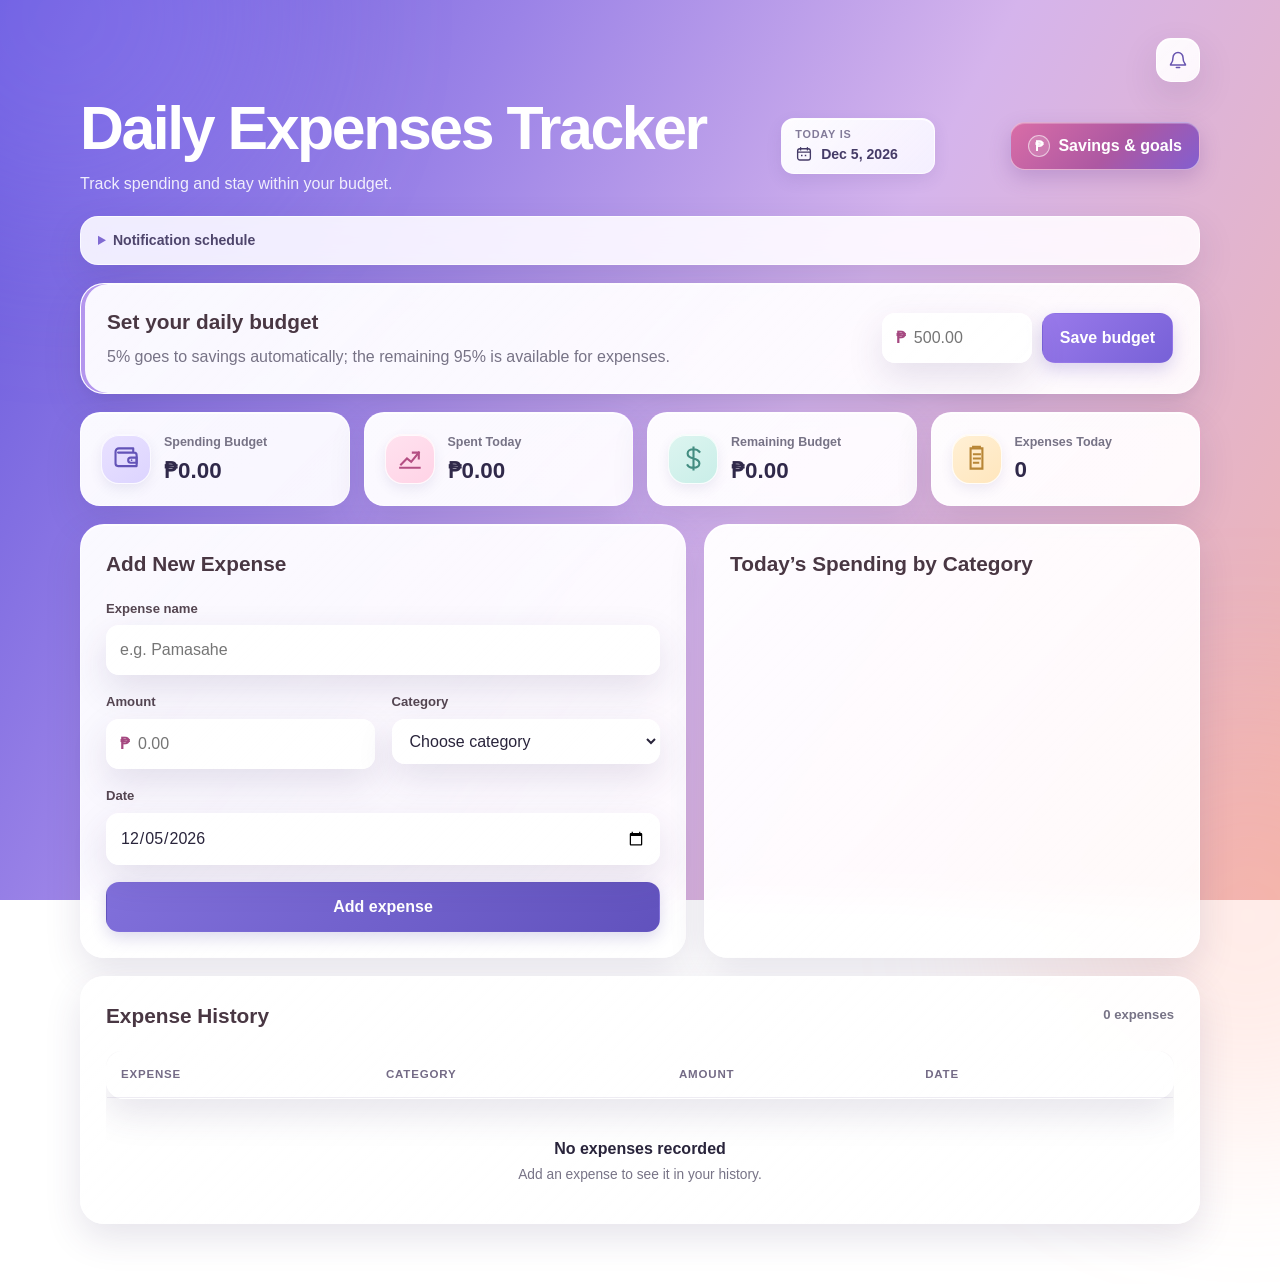
<file: index.html>
<<<<<<< HEAD
<!DOCTYPE html>
<html lang="en">
<head>
  <meta charset="UTF-8">
  <meta name="viewport" content="width=device-width, initial-scale=1.0">
  <meta http-equiv="refresh" content="0; url=./Expenses-Tracker-main/?v=15">
  <title>Daily Expenses Tracker</title>
</head>
<body>
  <p>Opening <a href="./Expenses-Tracker-main/?v=15">Daily Expenses Tracker</a>…</p>
</body>
</html>
=======
<!DOCTYPE html>
<html lang="en">
<head>
  <meta charset="UTF-8">
  <meta name="viewport" content="width=device-width, initial-scale=1.0">
  <meta name="theme-color" content="#fff4f8">
  <meta name="description" content="Track daily expenses, manage your budget, and review spending by category.">
  <link rel="manifest" href="manifest.webmanifest?v=6">
  <link rel="icon" href="icons/icon.png?v=6" type="image/png">
  <link rel="apple-touch-icon" href="icons/icon.png?v=6">
  <link rel="stylesheet" href="style.css?v=6">
</head>
<body>
  <main class="app-shell">
    <header class="page-header">
      <div>
        <h1>Daily Expenses Tracker</h1>
        <p class="subtitle">Track spending and stay within your budget.</p>
      </div>
      <div class="header-actions">
        <div class="date-badge" id="todayLabel" aria-label="Today"></div>
        <div class="action-buttons">
          <button class="button button-soft" id="installButton" type="button">Install app</button>
          <button class="button button-soft" id="notificationButton" type="button">Enable notifications</button>
        </div>
      </div>
    </header>
    <p class="app-message" id="appMessage" role="status" aria-live="polite" hidden></p>

    <section class="budget-panel" aria-labelledby="budget-heading">
      <div>
        <h2 id="budget-heading">Set your daily budget</h2>
        <p class="muted">Set a spending limit for today.</p>
      </div>
      <form class="budget-form" id="budgetForm">
        <label class="sr-only" for="budgetInput">Daily budget in Philippine pesos</label>
        <div class="input-with-prefix">
          <span>₱</span>
          <input id="budgetInput" type="number" min="0" step="0.01" placeholder="500.00" required>
        </div>
        <button class="button button-primary" type="submit">Save budget</button>
      </form>
    </section>

    <section class="stats-grid" aria-label="Expense summary">
      <article class="stat-card budget-card">
        <div class="stat-icon" aria-hidden="true">
          <svg viewBox="0 0 32 32" focusable="false"><path d="M6 9h19a3 3 0 0 1 3 3v13H6a3 3 0 0 1-3-3V8a4 4 0 0 1 4-4h17v5H7a2 2 0 0 0-1 0Z" fill="none" stroke="currentColor" stroke-width="2.5" stroke-linejoin="round"/><path d="M21 15h7v6h-7a3 3 0 0 1 0-6Z" fill="none" stroke="currentColor" stroke-width="2.5"/><circle cx="22" cy="18" r="1" fill="currentColor"/></svg>
        </div>
        <div><p>Daily Budget</p><strong id="budgetDisplay">₱0.00</strong></div>
      </article>
      <article class="stat-card spent-card">
        <div class="stat-icon" aria-hidden="true">
          <svg viewBox="0 0 32 32" focusable="false"><path d="M6 23 13 16l5 4 9-11" fill="none" stroke="currentColor" stroke-width="2.5" stroke-linecap="square" stroke-linejoin="miter"/><path d="M20 9h7v7" fill="none" stroke="currentColor" stroke-width="2.5" stroke-linecap="square"/><path d="M5 27h23" fill="none" stroke="currentColor" stroke-width="2.5" stroke-linecap="square"/></svg>
        </div>
        <div><p>Total Spent</p><strong id="totalDisplay">₱0.00</strong></div>
      </article>
      <article class="stat-card remaining-card">
        <div class="stat-icon" aria-hidden="true">
          <svg viewBox="0 0 32 32" focusable="false"><path d="M16 3v26M23 8c-1.5-2-4-3-7-3-4 0-7 2-7 5s3 5 7 6 7 3 7 6-3 5-7 5c-3 0-6-1-7-3" fill="none" stroke="currentColor" stroke-width="2.5" stroke-linecap="square"/></svg>
        </div>
        <div><p>Remaining Budget</p><strong id="remainingDisplay">₱0.00</strong></div>
      </article>
      <article class="stat-card count-card">
        <div class="stat-icon" aria-hidden="true">
          <svg viewBox="0 0 32 32" focusable="false"><path d="M9 4h14v24H9z" fill="none" stroke="currentColor" stroke-width="2.5"/><path d="M13 11h7M13 16h7M13 21h5" fill="none" stroke="currentColor" stroke-width="2.5" stroke-linecap="square"/><path d="M12 4V2h8v2" fill="none" stroke="currentColor" stroke-width="2.5"/></svg>
        </div>
        <div><p>Number of Expenses</p><strong id="countDisplay">0</strong></div>
      </article>
    </section>

    <section class="content-grid">
      <div class="panel form-panel">
        <div class="panel-heading"><h2>Add New Expense</h2></div>
        <form id="expenseForm" class="expense-form">
          <div class="field full-width">
            <label for="expenseName">Expense name</label>
            <input id="expenseName" type="text" placeholder="e.g. Pamasahe" required>
          </div>
          <div class="field">
            <label for="expenseAmount">Amount</label>
            <div class="input-with-prefix"><span>₱</span><input id="expenseAmount" type="number" min="0.01" step="0.01" placeholder="0.00" required></div>
          </div>
          <div class="field">
            <label for="expenseCategory">Category</label>
            <select id="expenseCategory" required>
              <option value="" disabled selected>Choose category</option>
              <option>Food</option>
              <option>Transportation</option>
              <option>School</option>
              <option>Entertainment</option>
              <option>Other</option>
            </select>
          </div>
          <div class="field full-width">
            <label for="expenseDate">Date</label>
            <input id="expenseDate" type="date" required>
          </div>
          <button class="button button-dark full-width" type="submit">Add expense</button>
        </form>
      </div>

      <div class="panel category-panel">
        <div class="panel-heading"><h2>Spending by Category</h2></div>
        <div id="categoryList" class="category-list"></div>
      </div>
    </section>

    <section class="panel history-panel" aria-labelledby="history-heading">
      <div class="panel-heading history-heading">
        <h2 id="history-heading">Expense History</h2>
        <span id="historyCount" class="small-count">0 expenses</span>
      </div>
      <div class="table-wrap">
        <table>
          <thead><tr><th>Expense</th><th>Category</th><th>Amount</th><th>Date</th><th><span class="sr-only">Action</span></th></tr></thead>
          <tbody id="expenseTableBody"></tbody>
        </table>
        <div id="emptyState" class="empty-state"><h3>No expenses recorded</h3><p>Add an expense to see it in your history.</p></div>
      </div>
    </section>

    <footer>Your expense data is saved locally on this device.</footer>
  </main>
  <script src="script.js?v=6"></script>
</body>
</html>
>>>>>>> bd247a3645fde295c79dc7561efff753d5a9d66b
</file>
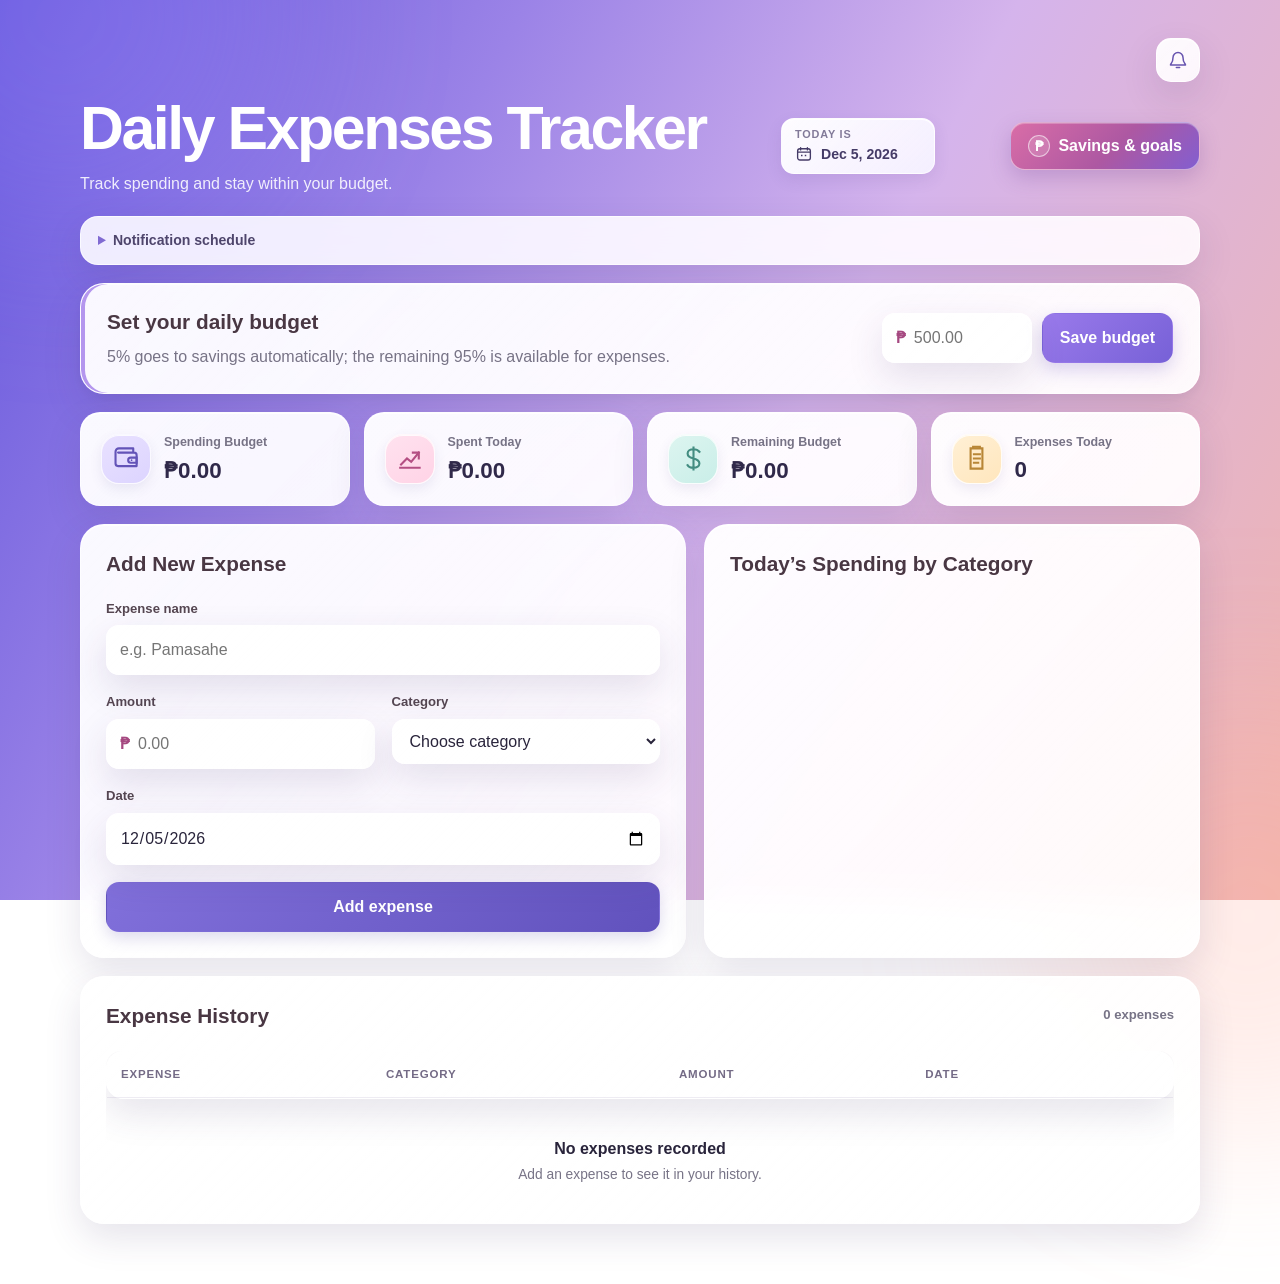
<file: Expenses-Tracker-main/index.html>
<!DOCTYPE html>
<html lang="en">
<head>
  <meta charset="UTF-8">
  <meta name="viewport" content="width=device-width, initial-scale=1.0">
  <meta name="theme-color" content="#fff4f8">
  <meta name="description" content="Track daily expenses, manage your budget, and review spending by category.">
  <link rel="manifest" href="manifest.webmanifest?v=6">
  <link rel="icon" href="icons/icon.png?v=6" type="image/png">
  <link rel="apple-touch-icon" href="icons/icon.png?v=6">
  <link rel="stylesheet" href="style.css?v=15">
</head>
<body>
  <main class="app-shell">
    <nav class="utility-bar" aria-label="App actions">
     
      <button class="button button-soft icon-button" id="notificationButton" type="button" aria-label="Enable notifications" title="Enable notifications">
        <svg viewBox="0 0 24 24" aria-hidden="true" focusable="false"><path d="M18 9a6 6 0 0 0-12 0c0 7-3 7-3 9h18c0-2-3-2-3-9M10 21h4" fill="none" stroke="currentColor" stroke-width="1.8" stroke-linecap="round" stroke-linejoin="round"/></svg>
      </button>
      
    </nav>
    <header class="page-header">
      <div>
        <h1>Daily Expenses Tracker</h1>
        <p class="subtitle">Track spending and stay within your budget.</p>
      </div>
       <div class="date-badge" id="todayLabel" aria-label="Today">
          <span class="date-label">Today is</span>
          <span class="date-value">
            <svg viewBox="0 0 24 24" aria-hidden="true" focusable="false"><rect x="3.5" y="5" width="17" height="15" rx="3" fill="none" stroke="currentColor" stroke-width="1.8"/><path d="M7.5 3.5v3M16.5 3.5v3M3.5 9.5h17" fill="none" stroke="currentColor" stroke-width="1.8" stroke-linecap="round"/><path d="M8 13h2v2H8zM13 13h2v2h-2z" fill="currentColor"/></svg>
            <span id="todayDate"></span>
          </span>
        </div>
      <div class="header-actions">
        <a class="button savings-link" href="savings.html">
          <span class="savings-peso-icon" aria-hidden="true">₱</span>
          Savings &amp; goals
        </a>
       
      </div>
    </header>
    
    <p class="app-message" id="appMessage" role="status" aria-live="polite" hidden></p>

    <details class="notification-settings">
      <summary>Notification schedule</summary>
      <div class="notification-options">
        <div class="notification-option">
          <label class="notification-label" for="dailyReminder">
            <input id="dailyReminder" type="checkbox">
            <span>Remind me if I haven’t logged an expense</span>
          </label>
          <label class="sr-only" for="dailyReminderTime">Daily reminder time</label>
          <input id="dailyReminderTime" class="reminder-time" type="time" value="20:00" required>
        </div>
        <div class="notification-option">
          <label class="notification-label" for="weeklySummary">
            <input id="weeklySummary" type="checkbox">
            <span>Send a weekly spending summary on Sunday</span>
          </label>
          <label class="sr-only" for="weeklySummaryTime">Weekly summary time</label>
          <input id="weeklySummaryTime" class="reminder-time" type="time" value="19:00" required>
        </div>
        <p class="notification-note">Scheduled reminders are checked while this app is open. Enable browser notifications above to receive them.</p>
      </div>
    </details>

    <section class="budget-panel" aria-labelledby="budget-heading">
      <div>
        <h2 id="budget-heading">Set your daily budget</h2>
        <p class="muted">5% goes to savings automatically; the remaining 95% is available for expenses.</p>
      </div>
      <form class="budget-form" id="budgetForm">
        <label class="sr-only" for="budgetInput">Daily budget in Philippine pesos</label>
        <div class="input-with-prefix">
          <span>₱</span>
          <input id="budgetInput" type="number" min="0" step="0.01" placeholder="500.00" required>
        </div>
        <button class="button button-primary" type="submit">Save budget</button>
      </form>
    </section>

    <section class="stats-grid" aria-label="Expense summary">
      <article class="stat-card budget-card">
        <div class="stat-icon" aria-hidden="true">
          <svg viewBox="0 0 32 32" focusable="false"><path d="M6 9h19a3 3 0 0 1 3 3v13H6a3 3 0 0 1-3-3V8a4 4 0 0 1 4-4h17v5H7a2 2 0 0 0-1 0Z" fill="none" stroke="currentColor" stroke-width="2.5" stroke-linejoin="round"/><path d="M21 15h7v6h-7a3 3 0 0 1 0-6Z" fill="none" stroke="currentColor" stroke-width="2.5"/><circle cx="22" cy="18" r="1" fill="currentColor"/></svg>
        </div>
        <div><p>Spending Budget</p><strong id="budgetDisplay">₱0.00</strong></div>
      </article>
      <article class="stat-card spent-card">
        <div class="stat-icon" aria-hidden="true">
          <svg viewBox="0 0 32 32" focusable="false"><path d="M6 23 13 16l5 4 9-11" fill="none" stroke="currentColor" stroke-width="2.5" stroke-linecap="square" stroke-linejoin="miter"/><path d="M20 9h7v7" fill="none" stroke="currentColor" stroke-width="2.5" stroke-linecap="square"/><path d="M5 27h23" fill="none" stroke="currentColor" stroke-width="2.5" stroke-linecap="square"/></svg>
        </div>
        <div><p>Spent Today</p><strong id="totalDisplay">₱0.00</strong></div>
      </article>
      <article class="stat-card remaining-card">
        <div class="stat-icon" aria-hidden="true">
          <svg viewBox="0 0 32 32" focusable="false"><path d="M16 3v26M23 8c-1.5-2-4-3-7-3-4 0-7 2-7 5s3 5 7 6 7 3 7 6-3 5-7 5c-3 0-6-1-7-3" fill="none" stroke="currentColor" stroke-width="2.5" stroke-linecap="square"/></svg>
        </div>
        <div><p>Remaining Budget</p><strong id="remainingDisplay">₱0.00</strong></div>
      </article>
      <article class="stat-card count-card">
        <div class="stat-icon" aria-hidden="true">
          <svg viewBox="0 0 32 32" focusable="false"><path d="M9 4h14v24H9z" fill="none" stroke="currentColor" stroke-width="2.5"/><path d="M13 11h7M13 16h7M13 21h5" fill="none" stroke="currentColor" stroke-width="2.5" stroke-linecap="square"/><path d="M12 4V2h8v2" fill="none" stroke="currentColor" stroke-width="2.5"/></svg>
        </div>
        <div><p>Expenses Today</p><strong id="countDisplay">0</strong></div>
      </article>
    </section>

    <section class="content-grid">
      <div class="panel form-panel">
        <div class="panel-heading"><h2>Add New Expense</h2></div>
        <form id="expenseForm" class="expense-form">
          <div class="field full-width">
            <label for="expenseName">Expense name</label>
            <input id="expenseName" type="text" placeholder="e.g. Pamasahe" required>
          </div>
          <div class="field">
            <label for="expenseAmount">Amount</label>
            <div class="input-with-prefix"><span>₱</span><input id="expenseAmount" type="number" min="0.01" step="0.01" placeholder="0.00" required></div>
          </div>
          <div class="field">
            <label for="expenseCategory">Category</label>
            <select id="expenseCategory" required>
              <option value="" disabled selected>Choose category</option>
              <option>Food</option>
              <option>Transportation</option>
              <option>School</option>
              <option>Entertainment</option>
              <option>Other</option>
            </select>
          </div>
          <div class="field full-width">
            <label for="expenseDate">Date</label>
            <input id="expenseDate" type="date" required>
          </div>
          <button class="button button-dark full-width" type="submit">Add expense</button>
        </form>
      </div>

      <div class="panel category-panel">
        <div class="panel-heading"><h2>Today’s Spending by Category</h2></div>
        <div id="categoryList" class="category-list"></div>
      </div>
    </section>

    <section class="panel history-panel" aria-labelledby="history-heading">
      <div class="panel-heading history-heading">
        <h2 id="history-heading">Expense History</h2>
        <span id="historyCount" class="small-count">0 expenses</span>
      </div>
      <div class="table-wrap">
        <table>
          <thead><tr><th>Expense</th><th>Category</th><th>Amount</th><th>Date</th><th><span class="sr-only">Action</span></th></tr></thead>
          <tbody id="expenseTableBody"></tbody>
        </table>
        <div id="emptyState" class="empty-state"><h3>No expenses recorded</h3><p>Add an expense to see it in your history.</p></div>
      </div>
    </section>

    <footer>Your expense data is saved locally on this device.</footer>
  </main>
  <script src="script.js?v=15"></script>
</body>
</html>
</file>
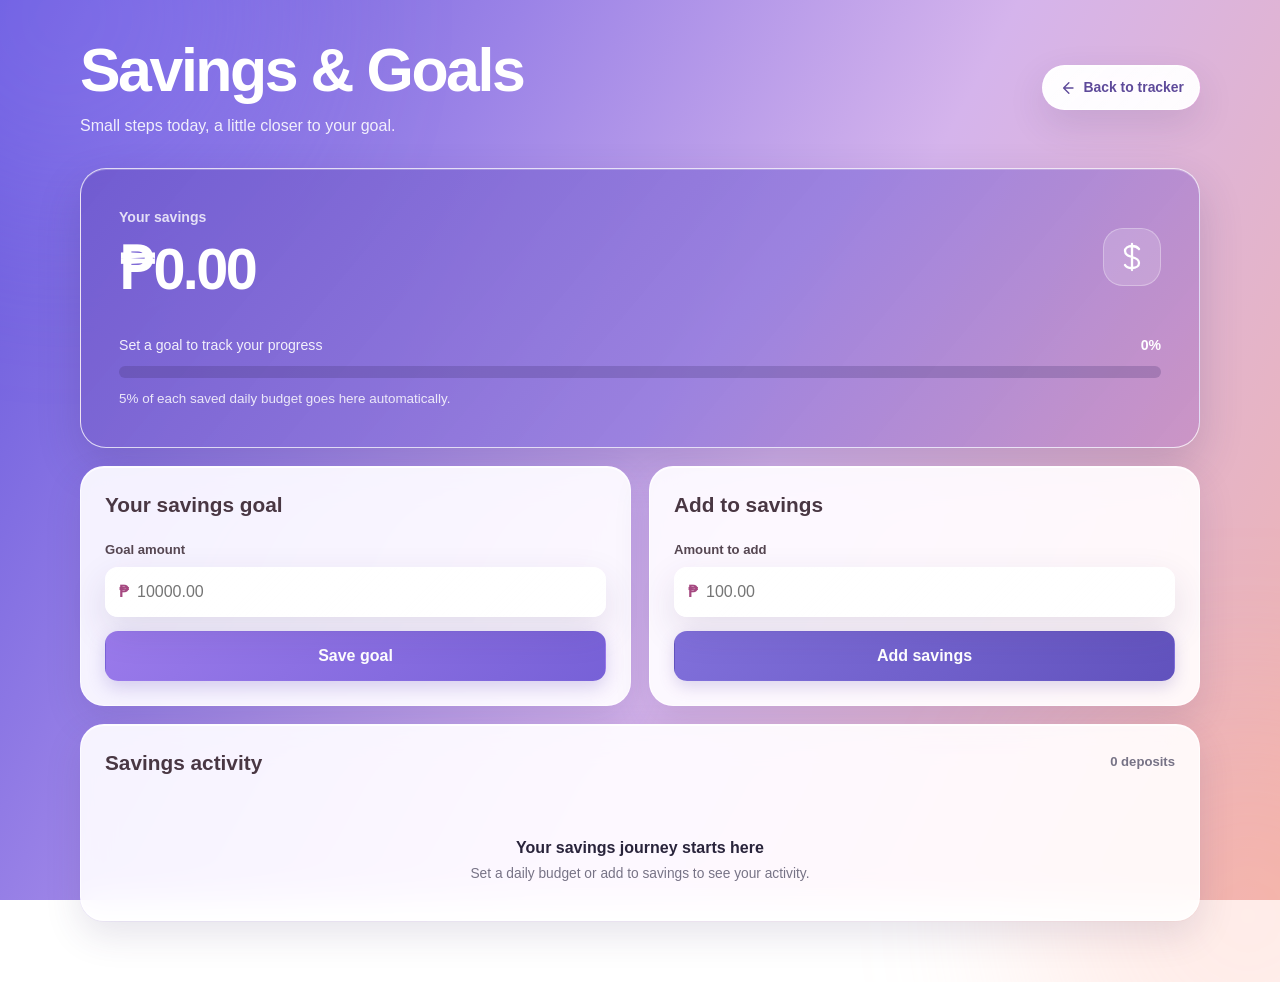
<file: Expenses-Tracker-main/savings.html>
<!DOCTYPE html>
<html lang="en">
<head>
  <meta charset="UTF-8">
  <meta name="viewport" content="width=device-width, initial-scale=1.0">
  <meta name="theme-color" content="#fff4f8">
  <meta name="description" content="Build your savings with automatic budget contributions and personal goals.">
  <link rel="manifest" href="manifest.webmanifest?v=6">
  <link rel="icon" href="icons/icon.png?v=6" type="image/png">
  <link rel="stylesheet" href="style.css?v=15">
  <title>Savings &amp; Goals | Daily Expenses Tracker</title>
</head>
<body>
  <main class="app-shell savings-shell">
    <header class="page-header savings-page-header">
      <div>
        <h1>Savings &amp; Goals</h1>
        <p class="subtitle">Small steps today, a little closer to your goal.</p>
      </div>
      <a class="button button-soft back-link" href="./index.html">
        <svg viewBox="0 0 24 24" aria-hidden="true" focusable="false"><path d="m14.5 5-7 7 7 7M8 12h12" fill="none" stroke="currentColor" stroke-width="1.8" stroke-linecap="round" stroke-linejoin="round"/></svg>
        Back to tracker
      </a>
    </header>

    <p class="app-message" id="savingsMessage" role="status" aria-live="polite" hidden></p>

    <section class="savings-overview" aria-labelledby="savings-overview-heading">
      <div class="savings-overview-top">
        <div>
          <p class="savings-eyebrow">Your savings</p>
          <h2 id="savings-overview-heading"><span id="savingsTotal">₱0.00</span></h2>
        </div>
        <div class="savings-coin" aria-hidden="true">
          <svg viewBox="0 0 32 32" focusable="false"><path d="M16 3v26M23 8c-1.5-2-4-3-7-3-4 0-7 2-7 5s3 5 7 6 7 3 7 6-3 5-7 5c-3 0-6-1-7-3" fill="none" stroke="currentColor" stroke-width="2.3" stroke-linecap="round"/></svg>
        </div>
      </div>
      <div class="savings-progress-copy">
        <span id="savingsProgressLabel">Set a goal to track your progress</span>
        <strong id="savingsProgressPercent">0%</strong>
      </div>
      <div class="savings-progress-track" role="progressbar" aria-label="Savings goal progress" aria-valuemin="0" aria-valuemax="100" aria-valuenow="0" id="savingsProgress">
        <div class="savings-progress-bar" id="savingsProgressBar"></div>
      </div>
      <p class="savings-goal-caption" id="savingsGoalCaption">5% of each saved daily budget goes here automatically.</p>
    </section>

    <section class="savings-actions-grid" aria-label="Savings actions">
      <div class="panel savings-action-panel">
        <div class="panel-heading">
          <h2>Your savings goal</h2>
        </div>
        <form id="savingsGoalForm" class="savings-form">
          <div class="field">
            <label for="savingsGoalInput">Goal amount</label>
            <div class="input-with-prefix"><span>₱</span><input id="savingsGoalInput" type="number" min="0.01" step="0.01" placeholder="10000.00" required></div>
          </div>
          <button class="button button-primary" type="submit">Save goal</button>
        </form>
      </div>

      <div class="panel savings-action-panel">
        <div class="panel-heading">
          <h2>Add to savings</h2>
        </div>
        <form id="savingsAddForm" class="savings-form">
          <div class="field">
            <label for="savingsAddInput">Amount to add</label>
            <div class="input-with-prefix"><span>₱</span><input id="savingsAddInput" type="number" min="0.01" step="0.01" placeholder="100.00" required></div>
          </div>
          <button class="button button-dark" type="submit">Add savings</button>
        </form>
      </div>
    </section>

    <section class="panel savings-history-panel" aria-labelledby="savings-history-heading">
      <div class="panel-heading history-heading">
        <h2 id="savings-history-heading">Savings activity</h2>
        <span class="small-count" id="savingsEntryCount">0 deposits</span>
      </div>
      <div id="savingsHistory" class="savings-history">
        <div class="empty-state" id="savingsEmptyState">
          <h3>Your savings journey starts here</h3>
          <p>Set a daily budget or add to savings to see your activity.</p>
        </div>
      </div>
    </section>

    <footer>Your savings are stored locally on this device.</footer>
  </main>
  <script src="savings.js?v=15"></script>
</body>
</html>
</file>
<file: style.css>
:root {
  color-scheme: light;
  --ink: #432f3b;
  --muted: #74616b;
  --rose: #bd4d7a;
  --rose-strong: #96395f;
  --glass-bg: rgba(255, 255, 255, 0.78);
  --glass-bg-subtle: rgba(255, 255, 255, 0.68);
  --glass-bg-strong: rgba(255, 255, 255, 0.88);
  --glass-border: 1px solid rgba(255, 255, 255, 0.84);
  --glass-shadow: 0 8px 24px rgba(111, 64, 86, 0.08);
  --glass-shadow-hover: 0 11px 27px rgba(111, 64, 86, 0.11);
  --glass-blur: 14px;
  --glass-sheen: linear-gradient(
    135deg,
    rgba(255, 255, 255, 0.55),
    rgba(255, 255, 255, 0.2)
  );
  --focus-ring: 0 0 0 4px rgba(189, 63, 120, 0.22);
}

* {
  box-sizing: border-box;
}

html {
  min-width: 320px;
  scroll-behavior: smooth;
}

body {
  position: relative;
  min-height: 100vh;
  margin: 0;
  overflow-x: hidden;
  color: var(--ink);
  background:
    radial-gradient(ellipse at 8% 0%, rgba(255, 220, 233, 0.72), transparent 34rem),
    radial-gradient(ellipse at 95% 100%, rgba(233, 224, 246, 0.5), transparent 34rem),
    #fff7fa;
  background-attachment: fixed;
  font-family: "DM Sans", "Avenir Next", Arial, sans-serif;
  line-height: 1.5;
}

.app-shell {
  position: relative;
  width: min(1120px, calc(100% - 40px));
  margin: 0 auto;
  padding: 38px 0 26px;
}

.page-header {
  display: flex;
  align-items: center;
  justify-content: space-between;
  gap: 28px;
  margin-bottom: 30px;
}

h1,
h2,
h3 {
  margin: 0;
  font-family: "Space Grotesk", "Avenir Next", Arial, sans-serif;
}

h1 {
  color: #492b3c;
  font-size: clamp(2.2rem, 5vw, 3.8rem);
  letter-spacing: -0.04em;
  line-height: 1.08;
}

h2 {
  color: #513447;
  font-size: 1.3rem;
  line-height: 1.3;
}

.subtitle,
.muted {
  margin: 10px 0 0;
  color: var(--muted);
}

.header-actions {
  display: grid;
  justify-items: end;
  gap: 12px;
}

.action-buttons {
  display: flex;
  flex-wrap: wrap;
  justify-content: flex-end;
  gap: 9px;
}

.date-badge,
.button-soft {
  position: relative;
  border: var(--glass-border);
  background-color: var(--glass-bg-strong);
  background-image: var(--glass-sheen);
  box-shadow:
    inset 0 1px 0 rgba(255, 255, 255, 0.7),
    var(--glass-shadow);
  -webkit-backdrop-filter: blur(var(--glass-blur)) saturate(160%);
  backdrop-filter: blur(var(--glass-blur)) saturate(160%);
  transition:
    transform 0.2s ease,
    background-color 0.2s ease,
    box-shadow 0.2s ease,
    filter 0.2s ease;
}

.date-badge {
  padding: 11px 17px;
  border-radius: 999px;
  color: #344054;
  font-weight: 700;
  white-space: nowrap;
}

.button,
.delete-button {
  font: inherit;
  cursor: pointer;
  -webkit-tap-highlight-color: transparent;
}

.button {
  padding: 12px 17px;
  border: 1px solid transparent;
  border-radius: 13px;
  font-weight: 700;
  transition:
    transform 0.2s ease,
    background-color 0.2s ease,
    box-shadow 0.2s ease,
    filter 0.2s ease;
}

.button-soft {
  color: #603b4d;
  border-color: rgba(255, 255, 255, 0.8);
  border-radius: 999px;
  font-size: 0.87rem;
}

.button-primary {
  color: #fff;
  background: linear-gradient(135deg, #d9558d, #b93370);
  box-shadow: 0 7px 18px rgba(185, 51, 112, 0.25);
}

.button-dark {
  color: #fff;
  background: linear-gradient(135deg, #75526a, #503b51);
  box-shadow: 0 6px 16px rgba(80, 59, 81, 0.17);
}

.date-badge:hover,
.button-soft:hover {
  transform: translateY(-2px);
  background-color: rgba(255, 255, 255, 0.9);
  box-shadow: inset 0 1px 0 rgba(255, 255, 255, 0.82), var(--glass-shadow-hover);
  filter: brightness(1.035);
}

.button-primary:hover,
.button-dark:hover {
  transform: translateY(-2px);
  filter: brightness(1.08);
}

.button:active,
.date-badge:active {
  transform: translateY(1px) scale(0.985);
}

.button:focus-visible,
.delete-button:focus-visible {
  outline: none;
  box-shadow: var(--focus-ring), 0 4px 12px rgba(117, 66, 94, 0.1);
}

.budget-panel,
.stat-card,
.panel {
  border: var(--glass-border);
  background-color: var(--glass-bg);
  background-image: var(--glass-sheen);
  box-shadow:
    inset 0 1px 0 rgba(255, 255, 255, 0.7),
    var(--glass-shadow);
  -webkit-backdrop-filter: blur(var(--glass-blur)) saturate(160%);
  backdrop-filter: blur(var(--glass-blur)) saturate(160%);
  transition: background-color 0.2s ease, box-shadow 0.2s ease;
}

.budget-panel:hover,
.stat-card:hover,
.panel:hover {
  background-color: rgba(255, 255, 255, 0.68);
  box-shadow: inset 0 1px 0 rgba(255, 255, 255, 0.82), var(--glass-shadow-hover);
}

.budget-panel {
  display: flex;
  align-items: center;
  justify-content: space-between;
  gap: 24px;
  margin-bottom: 18px;
  padding: 24px 26px;
  border-radius: 18px;
  box-shadow:
    inset 4px 0 0 rgba(201, 63, 120, 0.8),
    inset 0 1px 0 rgba(255, 255, 255, 0.7),
    0 16px 38px rgba(117, 66, 94, 0.12),
    0 4px 12px rgba(117, 66, 94, 0.05);
}

.budget-panel:hover {
  box-shadow:
    inset 4px 0 0 rgba(201, 103, 145, 0.8),
    inset 0 1px 0 rgba(255, 255, 255, 0.82),
    var(--glass-shadow-hover);
}

.budget-form {
  display: flex;
  align-items: center;
  gap: 10px;
}

.input-with-prefix {
  display: flex;
  align-items: center;
  min-width: 0;
  overflow: hidden;
  border: var(--glass-border);
  border-radius: 13px;
  background-color: var(--glass-bg-subtle);
  background-image: var(--glass-sheen);
  box-shadow:
    inset 0 1px 0 rgba(255, 255, 255, 0.7),
    var(--glass-shadow);
  -webkit-backdrop-filter: blur(var(--glass-blur)) saturate(160%);
  backdrop-filter: blur(var(--glass-blur)) saturate(160%);
  transition:
    transform 0.2s ease,
    background-color 0.2s ease,
    box-shadow 0.2s ease;
}

.input-with-prefix span {
  padding-left: 13px;
  color: var(--rose-strong);
  font-weight: 700;
}

input,
select {
  width: 100%;
  min-width: 0;
  padding: 12px 13px;
  border: var(--glass-border);
  border-radius: 13px;
  outline: none;
  color: var(--ink);
  background-color: var(--glass-bg-subtle);
  background-image: var(--glass-sheen);
  box-shadow:
    inset 0 1px 0 rgba(255, 255, 255, 0.7),
    var(--glass-shadow);
  font: inherit;
  -webkit-backdrop-filter: blur(var(--glass-blur)) saturate(160%);
  backdrop-filter: blur(var(--glass-blur)) saturate(160%);
  transition:
    transform 0.2s ease,
    background-color 0.2s ease,
    box-shadow 0.2s ease;
}

select {
  cursor: pointer;
}

.input-with-prefix input {
  width: 125px;
  padding-left: 8px;
  border: 0;
  border-radius: 0;
  background: transparent;
  box-shadow: none;
  -webkit-backdrop-filter: none;
  backdrop-filter: none;
}

.input-with-prefix:focus-within,
input:focus-visible,
select:focus-visible {
  border-color: rgba(190, 87, 133, 0.72);
  outline: none;
  box-shadow:
    inset 0 1px 0 rgba(255, 255, 255, 0.7),
    var(--focus-ring),
    var(--glass-shadow);
}

.input-with-prefix:focus-within input {
  box-shadow: none;
}

.input-with-prefix:hover,
input:hover,
select:hover {
  background-color: rgba(255, 255, 255, 0.78);
}

.input-with-prefix:hover,
.field > input:hover,
.field > select:hover {
  transform: translateY(-2px);
}

.input-with-prefix input:hover {
  transform: none;
  background-color: transparent;
}

.input-with-prefix:active,
.field > input:active,
.field > select:active {
  transform: translateY(1px) scale(0.99);
}

.stats-grid {
  display: grid;
  grid-template-columns: repeat(4, minmax(0, 1fr));
  gap: 14px;
  margin-bottom: 18px;
}

.stat-card {
  position: relative;
  display: flex;
  align-items: center;
  gap: 13px;
  min-width: 0;
  overflow: hidden;
  padding: 20px;
  border-radius: 20px;
}

.stat-icon {
  display: grid;
  width: 50px;
  height: 50px;
  flex: 0 0 auto;
  place-items: center;
  border: 1px solid rgba(215, 88, 143, 0.16);
  border-radius: 16px;
  color: #a53369;
  box-shadow: inset 0 1px 0 rgba(255, 255, 255, 0.76), 0 5px 12px rgba(173, 66, 117, 0.1);
}

.stat-icon svg {
  display: block;
  width: 27px;
  height: 27px;
  overflow: visible;
}

.budget-card .stat-icon { background: linear-gradient(145deg, #ffe3ef, #ffd4e5); }
.spent-card .stat-icon { background: linear-gradient(145deg, #ffdce9, #ffcbdc); }
.remaining-card .stat-icon { background: linear-gradient(145deg, #f2e5ff, #e8d8fb); }
.count-card .stat-icon { background: linear-gradient(145deg, #ffe7de, #ffdbcc); }

.stat-card p {
  margin: 0 0 5px;
  color: var(--muted);
  font-size: 0.78rem;
  font-weight: 600;
}

.stat-card strong {
  color: #47283b;
  font: 700 1.4rem "Space Grotesk", "Avenir Next", Arial, sans-serif;
}

.content-grid {
  display: grid;
  grid-template-columns: minmax(0, 1.1fr) minmax(0, 0.9fr);
  gap: 18px;
  margin-bottom: 18px;
}

.panel {
  min-width: 0;
  padding: 25px;
  border-radius: 16px;
}

.panel-heading {
  display: flex;
  align-items: flex-start;
  justify-content: space-between;
  gap: 15px;
  margin-bottom: 22px;
}

.expense-form {
  display: grid;
  grid-template-columns: 1fr 1fr;
  gap: 17px;
}

.field {
  display: flex;
  min-width: 0;
  flex-direction: column;
  gap: 7px;
}

.field label {
  color: #344054;
  font-size: 0.82rem;
  font-weight: 700;
}

.full-width {
  grid-column: 1 / -1;
}

.category-list {
  display: grid;
  gap: 18px;
}

.category-row {
  display: grid;
  gap: 8px;
}

.category-line {
  display: flex;
  justify-content: space-between;
  gap: 10px;
  font-size: 0.86rem;
}

.category-line span:first-child {
  color: #344054;
  font-weight: 600;
}

.category-line span:last-child {
  color: var(--muted);
  font-weight: 600;
}

.progress-track {
  height: 8px;
  overflow: hidden;
  border-radius: 99px;
  background: #f3e8ef;
}

.progress-bar {
  height: 100%;
  border-radius: inherit;
  background: linear-gradient(90deg, #ed83ae, #bc3d78);
  transition: width 0.25s ease;
}

.category-row:nth-child(2) .progress-bar { background: #a994d1; }
.category-row:nth-child(3) .progress-bar { background: #dd9b77; }
.category-row:nth-child(4) .progress-bar { background: #d86c91; }
.category-row:nth-child(5) .progress-bar { background: #ac71a2; }

.history-heading {
  align-items: center;
}

.small-count {
  color: var(--muted);
  font-size: 0.82rem;
  font-weight: 600;
}

.table-wrap {
  overflow-x: auto;
  border-radius: 14px;
}

table {
  width: 100%;
  border: var(--glass-border);
  border-spacing: 0;
  border-collapse: separate;
  border-radius: 14px;
  background-color: var(--glass-bg-subtle);
  background-image: var(--glass-sheen);
  box-shadow:
    inset 0 1px 0 rgba(255, 255, 255, 0.7),
    var(--glass-shadow);
  font-size: 0.9rem;
  -webkit-backdrop-filter: blur(var(--glass-blur)) saturate(160%);
  backdrop-filter: blur(var(--glass-blur)) saturate(160%);
  transition: background-color 0.2s ease, box-shadow 0.2s ease;
}

table:hover {
  background-color: rgba(255, 255, 255, 0.58);
  box-shadow: inset 0 1px 0 rgba(255, 255, 255, 0.82), var(--glass-shadow-hover);
}

th,
td {
  padding: 14px 12px;
  border-bottom: 1px solid rgba(194, 155, 177, 0.24);
  text-align: left;
}

th {
  color: #62515b;
  font-size: 0.72rem;
  font-weight: 700;
  letter-spacing: 0.07em;
  text-transform: uppercase;
}

th:first-child,
td:first-child {
  padding-left: 14px;
}

th:last-child,
td:last-child {
  padding-right: 14px;
  text-align: right;
}

tbody tr:last-child td {
  border-bottom: 0;
}

tbody tr {
  transition: background-color 0.2s ease;
}

tbody tr:hover {
  background-color: rgba(255, 255, 255, 0.45);
}

td {
  color: #503f4b;
  font-weight: 500;
}

td.amount {
  color: #493541;
  font-weight: 700;
}

.category-tag {
  display: inline-block;
  padding: 5px 9px;
  border-radius: 99px;
  color: #873353;
  background: #fbe0eb;
  font-size: 0.76rem;
  font-weight: 700;
  border: 1px solid rgba(189, 63, 120, 0.12);
}

.delete-button {
  padding: 6px;
  border: 0;
  border-radius: 7px;
  color: #923e60;
  background: transparent;
  font-weight: 700;
}

.delete-button:hover {
  background: rgba(201, 103, 145, 0.1);
  text-decoration: underline;
}

.empty-state {
  padding: 30px 10px 12px;
  color: var(--muted);
  text-align: center;
}

.empty-state h3 {
  margin: 8px 0 4px;
  color: var(--ink);
  font-size: 1rem;
}

.empty-state p {
  margin: 0;
  font-size: 0.86rem;
}

.app-message {
  margin: -14px 0 18px;
  padding: 11px 15px;
  border: var(--glass-border);
  border-radius: 14px;
  color: #624656;
  background-color: var(--glass-bg-subtle);
  background-image: var(--glass-sheen);
  box-shadow:
    inset 0 1px 0 rgba(255, 255, 255, 0.7),
    0 7px 19px rgba(117, 66, 94, 0.065);
  font-size: 0.9rem;
  -webkit-backdrop-filter: blur(var(--glass-blur)) saturate(160%);
  backdrop-filter: blur(var(--glass-blur)) saturate(160%);
}

.app-message[hidden] {
  display: none;
}

footer {
  padding-top: 12px;
  color: var(--muted);
  font-size: 0.78rem;
  text-align: center;
}

.sr-only {
  position: absolute;
  width: 1px;
  height: 1px;
  overflow: hidden;
  clip: rect(0, 0, 0, 0);
  clip-path: inset(50%);
  white-space: nowrap;
}

@supports not (backdrop-filter: blur(1px)) {
  .date-badge,
  .button-soft,
  .budget-panel,
  .stat-card,
  .panel,
  .input-with-prefix,
  input,
  select,
  table,
  .app-message {
    background-color: rgba(255, 255, 255, 0.92);
    background-image: none;
  }

  .app-message[hidden] {
    display: none;
  }
}

@media (max-width: 800px) {
  .stats-grid {
    grid-template-columns: repeat(2, minmax(0, 1fr));
  }

  .content-grid {
    grid-template-columns: 1fr;
  }

  .page-header {
    align-items: flex-start;
  }

  .header-actions {
    justify-items: start;
  }

  .action-buttons {
    justify-content: flex-start;
  }
}

@media (max-width: 560px) {
  :root {
    --glass-blur: 12px;
  }

  .app-shell {
    width: min(100% - 24px, 520px);
    padding-top: 27px;
  }

  .page-header,
  .budget-panel {
    align-items: stretch;
    flex-direction: column;
  }

  .page-header {
    gap: 18px;
  }

  .header-actions {
    width: 100%;
    gap: 10px;
  }

  .date-badge {
    align-self: flex-start;
  }

  .action-buttons {
    width: 100%;
  }

  .action-buttons .button {
    flex: 1 1 auto;
  }

  .budget-form {
    align-items: stretch;
    flex-direction: column;
  }

  .budget-form .input-with-prefix input {
    width: 100%;
  }

  .stats-grid {
    gap: 10px;
  }

  .stat-card {
    gap: 9px;
    padding: 14px 12px;
  }

  .stat-card strong {
    font-size: 1.05rem;
  }

  .stat-card p {
    font-size: 0.69rem;
  }

  .stat-icon {
    width: 40px;
    height: 40px;
  }

  .stat-icon svg {
    width: 23px;
    height: 23px;
  }

  .panel,
  .budget-panel {
    padding: 20px 17px;
  }

  .expense-form {
    grid-template-columns: 1fr;
    gap: 14px;
  }

  .full-width {
    grid-column: auto;
  }

  th,
  td {
    padding: 12px 8px;
  }

  th:first-child,
  td:first-child {
    padding-left: 10px;
  }

  th:last-child,
  td:last-child {
    padding-right: 10px;
  }

  th:nth-child(4),
  td:nth-child(4) {
    display: none;
  }

  .app-message {
    margin-top: -8px;
  }
}

@media (prefers-reduced-motion: reduce) {
  *,
  *::before,
  *::after {
    scroll-behavior: auto !important;
    animation-duration: 0.01ms !important;
    animation-iteration-count: 1 !important;
    transition-duration: 0.01ms !important;
  }

}
</file>
<file: Expenses-Tracker-main/style.css>
:root {
  color-scheme: light;
  --ink: #29243b;
  --muted: #777386;
  --rose: #c55e9b;
  --rose-strong: #a54880;
  --glass-bg: rgba(255, 255, 255, 0.91);
  --glass-bg-subtle: rgba(255, 255, 255, 0.88);
  --glass-bg-strong: rgba(255, 255, 255, 0.94);
  --glass-border: 1px solid rgba(255, 255, 255, 0.72);
  --glass-shadow: 0 14px 36px rgba(59, 43, 104, 0.13);
  --glass-shadow-hover: 0 18px 42px rgba(59, 43, 104, 0.18);
  --glass-blur: 16px;
  --glass-sheen: linear-gradient(
    135deg,
    rgba(255, 255, 255, 0.55),
    rgba(255, 255, 255, 0.2)
  );
  --focus-ring: 0 0 0 4px rgba(135, 106, 225, 0.24);
}

* {
  box-sizing: border-box;
}

html {
  min-width: 320px;
  scroll-behavior: smooth;
}

body {
  position: relative;
  min-height: 100vh;
  margin: 0;
  overflow-x: hidden;
  color: var(--ink);
  background:
    linear-gradient(118deg, #6356dc 0%, #9b83e7 30%, #d5b4ec 58%, #f1b4ad 100%);
  background-attachment: fixed;
  font-family: "DM Sans", "Avenir Next", Arial, sans-serif;
  line-height: 1.5;
}

body::before,
body::after {
  position: fixed;
  z-index: 0;
  width: 28rem;
  height: 28rem;
  border-radius: 50%;
  content: "";
  filter: blur(88px);
  opacity: 0.26;
  pointer-events: none;
}

body::before {
  top: -13rem;
  left: -10rem;
  background: #a892ff;
}

body::after {
  right: -12rem;
  bottom: -15rem;
  background: #ffb6a8;
}

.app-shell {
  position: relative;
  z-index: 1;
  width: min(1120px, calc(100% - 40px));
  margin: 0 auto;
  padding: 38px 0 30px;
}

.utility-bar {
  display: flex;
  justify-content: flex-end;
  gap: 10px;
  margin-bottom: 14px;
}

.page-header {
  display: flex;
  align-items: center;
  justify-content: space-between;
  gap: 28px;
  margin-bottom: 30px;
}

h1,
h2,
h3 {
  margin: 0;
  font-family: "Space Grotesk", "Avenir Next", Arial, sans-serif;
}

h1 {
  color: #fff;
  font-size: clamp(2.2rem, 5vw, 3.8rem);
  letter-spacing: -0.04em;
  line-height: 1.08;
}

h2 {
  color: #493743;
  font-size: 1.3rem;
  line-height: 1.3;
}

.subtitle {
  margin: 10px 0 0;
  color: rgba(255, 255, 255, 0.88);
}

.muted {
  margin: 10px 0 0;
  color: var(--muted);
}

.header-actions {
  display: flex;
  align-items: center;
  gap: 12px;
}

.action-buttons {
  display: flex;
  flex-wrap: wrap;
  justify-content: flex-end;
  gap: 10px;
}

.date-badge,
.button-soft {
  position: relative;
  border: var(--glass-border);
  background-color: var(--glass-bg-strong);
  background-image: var(--glass-sheen);
  box-shadow:
    inset 0 1px 0 rgba(255, 255, 255, 0.7),
    var(--glass-shadow);
  -webkit-backdrop-filter: blur(var(--glass-blur)) saturate(160%);
  backdrop-filter: blur(var(--glass-blur)) saturate(160%);
  transition:
    transform 0.2s ease,
    background-color 0.2s ease,
    box-shadow 0.2s ease,
    filter 0.2s ease;
}

.date-badge {
  display: grid;
  justify-items: start;
  gap: 4px;
  min-width: 154px;
  padding: 9px 13px 10px;
  border: 1px solid rgba(255, 255, 255, 0.68);
  border-radius: 13px;
  color: #453b67;
  background-color: rgba(255, 255, 255, 0.78);
  background-image: linear-gradient(135deg, rgba(255, 255, 255, 0.86), rgba(243, 239, 255, 0.74));
  box-shadow: inset 0 1px 0 rgba(255, 255, 255, 0.92), 0 6px 16px rgba(70, 52, 139, 0.1);
  white-space: nowrap;
}

.date-label {
  color: #827a99;
  font-size: 0.68rem;
  font-weight: 700;
  letter-spacing: 0.075em;
  line-height: 1.2;
  text-transform: uppercase;
}

.date-value {
  display: inline-flex;
  align-items: center;
  gap: 8px;
  font-size: 0.88rem;
  font-weight: 700;
  line-height: 1.3;
}

.date-value svg {
  width: 18px;
  height: 18px;
  flex: 0 0 auto;
}

.button,
.delete-button {
  font: inherit;
  cursor: pointer;
  -webkit-tap-highlight-color: transparent;
}

.button {
  padding: 12px 17px;
  border: 1px solid transparent;
  border-radius: 13px;
  font-weight: 700;
  transition:
    transform 0.2s ease,
    background-color 0.2s ease,
    box-shadow 0.2s ease,
    filter 0.2s ease;
}

.button-soft {
  color: #603b4d;
  border-color: rgba(255, 255, 255, 0.8);
  border-radius: 999px;
  font-size: 0.87rem;
}

.icon-button {
  display: grid;
  width: 44px;
  height: 44px;
  place-items: center;
  padding: 0;
  color: #6754af;
  border-color: rgba(255, 255, 255, 0.82);
  border-radius: 15px;
  background-color: rgba(255, 255, 255, 0.86);
}

.icon-button svg {
  width: 20px;
  height: 20px;
}

.icon-button.notifications-enabled {
  color: #4d947f;
}

.icon-button.notifications-enabled::after {
  position: absolute;
  top: 7px;
  right: 7px;
  width: 7px;
  height: 7px;
  border: 1.5px solid #fff;
  border-radius: 50%;
  background: #62b597;
  content: "";
}

.button-primary {
  color: #fff;
  background: linear-gradient(135deg, #9a7aeb, #7761d7);
  box-shadow: 0 7px 18px rgba(99, 78, 184, 0.24);
}

.button-dark {
  color: #fff;
  background: linear-gradient(135deg, #8170db, #6152bd);
  box-shadow: 0 6px 16px rgba(83, 68, 163, 0.2);
}

.savings-link {
  display: inline-flex;
  align-items: center;
  justify-content: center;
  gap: 8px;
  min-height: 46px;
  padding: 11px 17px;
  border: 1px solid rgba(255, 255, 255, 0.48);
  border-radius: 15px;
  color: #fff;
  background: linear-gradient(135deg, #d96da7, #ad58a2 55%, #835ed0);
  box-shadow: 0 8px 20px rgba(111, 65, 151, 0.25), inset 0 1px 0 rgba(255, 255, 255, 0.24);
  transition: transform 0.2s ease, box-shadow 0.2s ease, filter 0.2s ease;
  text-decoration: none;
}

.savings-link:hover {
  transform: translateY(-2px);
  box-shadow: 0 11px 25px rgba(111, 65, 151, 0.3), inset 0 1px 0 rgba(255, 255, 255, 0.3);
  filter: brightness(1.04);
}

.savings-link:active {
  transform: translateY(1px) scale(0.985);
}

.savings-link:focus-visible {
  outline: none;
  box-shadow: var(--focus-ring), 0 8px 20px rgba(111, 65, 151, 0.25);
}

.savings-link svg {
  width: 19px;
  height: 19px;
  flex: 0 0 auto;
}

.savings-peso-icon {
  display: inline-grid;
  width: 22px;
  height: 22px;
  flex: 0 0 auto;
  place-items: center;
  border: 1px solid rgba(255, 255, 255, 0.56);
  border-radius: 50%;
  color: #fff;
  background: rgba(255, 255, 255, 0.16);
  font-size: 0.9rem;
  font-weight: 800;
  line-height: 1;
}

.date-badge:hover,
.button-soft:hover {
  transform: translateY(-2px);
  background-color: rgba(255, 255, 255, 0.9);
  box-shadow: inset 0 1px 0 rgba(255, 255, 255, 0.82), var(--glass-shadow-hover);
  filter: brightness(1.035);
}

.button-primary:hover,
.button-dark:hover {
  transform: translateY(-2px);
  filter: brightness(1.08);
}

.button:active,
.date-badge:active {
  transform: translateY(1px) scale(0.985);
}

.button:focus-visible,
.delete-button:focus-visible {
  outline: none;
  box-shadow: var(--focus-ring), 0 4px 12px rgba(117, 66, 94, 0.1);
}

.budget-panel,
.stat-card,
.panel {
  border-radius: 24px;
  border: var(--glass-border);
  background-color: var(--glass-bg);
  background-image: var(--glass-sheen);
  box-shadow:
    inset 0 1px 0 rgba(255, 255, 255, 0.88),
    var(--glass-shadow);
  -webkit-backdrop-filter: blur(var(--glass-blur)) saturate(160%);
  backdrop-filter: blur(var(--glass-blur)) saturate(160%);
  transition: background-color 0.2s ease, box-shadow 0.2s ease;
}

.budget-panel:hover,
.stat-card:hover,
.panel:hover {
  background-color: rgba(255, 255, 255, 0.96);
  box-shadow: inset 0 1px 0 rgba(255, 255, 255, 0.82), var(--glass-shadow-hover);
}

.budget-panel {
  display: flex;
  align-items: center;
  justify-content: space-between;
  gap: 24px;
  margin-bottom: 18px;
  padding: 24px 26px;
  border-radius: 24px;
  box-shadow:
    inset 4px 0 0 rgba(163, 126, 234, 0.8),
    inset 0 1px 0 rgba(255, 255, 255, 0.7),
    0 16px 38px rgba(59, 43, 104, 0.13),
    0 4px 12px rgba(59, 43, 104, 0.05);
}

.budget-panel:hover {
  box-shadow:
    inset 4px 0 0 rgba(163, 126, 234, 0.88),
    inset 0 1px 0 rgba(255, 255, 255, 0.82),
    var(--glass-shadow-hover);
}

.budget-form {
  display: flex;
  align-items: center;
  gap: 10px;
}

.input-with-prefix {
  display: flex;
  align-items: center;
  min-width: 0;
  overflow: hidden;
  border: var(--glass-border);
  border-radius: 13px;
  background-color: var(--glass-bg-subtle);
  background-image: var(--glass-sheen);
  box-shadow:
    inset 0 1px 0 rgba(255, 255, 255, 0.7),
    var(--glass-shadow);
  -webkit-backdrop-filter: blur(var(--glass-blur)) saturate(160%);
  backdrop-filter: blur(var(--glass-blur)) saturate(160%);
  transition:
    transform 0.2s ease,
    background-color 0.2s ease,
    box-shadow 0.2s ease;
}

.input-with-prefix span {
  padding-left: 13px;
  color: var(--rose-strong);
  font-weight: 700;
}

input,
select {
  width: 100%;
  min-width: 0;
  padding: 12px 13px;
  border: var(--glass-border);
  border-radius: 13px;
  outline: none;
  color: var(--ink);
  background-color: var(--glass-bg-subtle);
  background-image: var(--glass-sheen);
  box-shadow:
    inset 0 1px 0 rgba(255, 255, 255, 0.7),
    var(--glass-shadow);
  font: inherit;
  -webkit-backdrop-filter: blur(var(--glass-blur)) saturate(160%);
  backdrop-filter: blur(var(--glass-blur)) saturate(160%);
  transition:
    transform 0.2s ease,
    background-color 0.2s ease,
    box-shadow 0.2s ease;
}

select {
  cursor: pointer;
}

.input-with-prefix input {
  width: 125px;
  padding-left: 8px;
  border: 0;
  border-radius: 0;
  background: transparent;
  box-shadow: none;
  -webkit-backdrop-filter: none;
  backdrop-filter: none;
}

.input-with-prefix:focus-within,
input:focus-visible,
select:focus-visible {
  border-color: rgba(190, 87, 133, 0.72);
  outline: none;
  box-shadow:
    inset 0 1px 0 rgba(255, 255, 255, 0.7),
    var(--focus-ring),
    var(--glass-shadow);
}

.input-with-prefix:focus-within input {
  box-shadow: none;
}

.input-with-prefix:hover,
input:hover,
select:hover {
  background-color: rgba(255, 255, 255, 0.78);
}

.input-with-prefix:hover,
.field > input:hover,
.field > select:hover {
  transform: translateY(-2px);
}

.input-with-prefix input:hover {
  transform: none;
  background-color: transparent;
}

.input-with-prefix:active,
.field > input:active,
.field > select:active {
  transform: translateY(1px) scale(0.99);
}

.stats-grid {
  display: grid;
  grid-template-columns: repeat(4, minmax(0, 1fr));
  gap: 14px;
  margin-bottom: 18px;
}

.stat-card {
  position: relative;
  display: flex;
  align-items: center;
  gap: 13px;
  min-width: 0;
  overflow: hidden;
  padding: 20px;
  border-radius: 20px;
}

.stat-icon {
  display: grid;
  width: 50px;
  height: 50px;
  flex: 0 0 auto;
  place-items: center;
  border: 1px solid rgba(255, 255, 255, 0.82);
  border-radius: 18px;
  color: #6353b8;
  box-shadow: inset 0 1px 0 rgba(255, 255, 255, 0.86), 0 5px 12px rgba(92, 74, 151, 0.1);
}

.stat-icon svg {
  display: block;
  width: 27px;
  height: 27px;
  overflow: visible;
}

.budget-card .stat-icon { background: linear-gradient(145deg, #e9e1ff, #dcd4ff); }
.spent-card .stat-icon { background: linear-gradient(145deg, #ffe2ef, #ffd3e6); color: #b44f83; }
.remaining-card .stat-icon { background: linear-gradient(145deg, #ddf5f0, #c9eee8); color: #438d81; }
.count-card .stat-icon { background: linear-gradient(145deg, #fff0d5, #ffe6bd); color: #b88636; }

.stat-card p {
  margin: 0 0 5px;
  color: var(--muted);
  font-size: 0.78rem;
  font-weight: 600;
}

.stat-card strong {
  color: #30294a;
  font: 700 1.4rem "Space Grotesk", "Avenir Next", Arial, sans-serif;
}

.content-grid {
  display: grid;
  grid-template-columns: minmax(0, 1.1fr) minmax(0, 0.9fr);
  gap: 18px;
  margin-bottom: 18px;
}

.panel {
  min-width: 0;
  padding: 25px;
  border-radius: 24px;
}

.savings-overview {
  margin-bottom: 18px;
  padding: clamp(24px, 4vw, 38px);
  border: 1px solid rgba(255, 255, 255, 0.76);
  border-radius: 26px;
  color: #fff;
  background: linear-gradient(130deg, rgba(112, 91, 207, 0.94), rgba(151, 126, 222, 0.9) 58%, rgba(200, 145, 196, 0.88));
  box-shadow: 0 18px 44px rgba(59, 43, 104, 0.2), inset 0 1px 0 rgba(255, 255, 255, 0.24);
}

.savings-overview-top,
.savings-progress-copy {
  display: flex;
  align-items: center;
  justify-content: space-between;
  gap: 16px;
}

.savings-eyebrow {
  margin: 0 0 4px;
  color: rgba(255, 255, 255, 0.8);
  font-size: 0.88rem;
  font-weight: 600;
}

.savings-overview h2 {
  color: #fff;
  font-size: clamp(2.3rem, 6vw, 3.6rem);
  letter-spacing: -0.045em;
}

.savings-coin {
  display: grid;
  width: 58px;
  height: 58px;
  flex: 0 0 auto;
  place-items: center;
  border: 1px solid rgba(255, 255, 255, 0.3);
  border-radius: 20px;
  color: #fff;
  background: rgba(255, 255, 255, 0.17);
}

.savings-coin svg {
  width: 32px;
  height: 32px;
}

.savings-progress-copy {
  margin: 28px 0 10px;
  color: rgba(255, 255, 255, 0.9);
  font-size: 0.88rem;
}

.savings-progress-copy strong {
  color: #fff;
}

.savings-progress-track {
  height: 12px;
  overflow: hidden;
  border-radius: 99px;
  background: rgba(59, 43, 104, 0.24);
}

.savings-progress-bar {
  width: 0;
  height: 100%;
  border-radius: inherit;
  background: linear-gradient(90deg, #f6d4ea, #fff);
  box-shadow: 0 0 12px rgba(255, 255, 255, 0.34);
  transition: width 0.3s ease;
}

.savings-goal-caption {
  margin: 11px 0 0;
  color: rgba(255, 255, 255, 0.84);
  font-size: 0.84rem;
}

.savings-actions-grid {
  display: grid;
  grid-template-columns: repeat(2, minmax(0, 1fr));
  gap: 18px;
  margin-bottom: 18px;
}

.savings-action-panel {
  min-width: 0;
  padding: 24px;
  border: var(--glass-border);
  border-radius: 24px;
  background: var(--glass-bg);
  box-shadow: inset 0 1px 0 rgba(255, 255, 255, 0.88), var(--glass-shadow);
  -webkit-backdrop-filter: blur(var(--glass-blur)) saturate(160%);
  backdrop-filter: blur(var(--glass-blur)) saturate(160%);
}

.savings-form {
  display: grid;
  gap: 14px;
}

.savings-form .button {
  width: 100%;
}

.savings-form .input-with-prefix,
.savings-form .input-with-prefix input {
  width: 100%;
}

.savings-history-panel {
  padding: 24px;
  border: var(--glass-border);
  border-radius: 24px;
  background: var(--glass-bg);
  box-shadow: inset 0 1px 0 rgba(255, 255, 255, 0.88), var(--glass-shadow);
  -webkit-backdrop-filter: blur(var(--glass-blur)) saturate(160%);
  backdrop-filter: blur(var(--glass-blur)) saturate(160%);
}

.savings-history {
  display: grid;
}

.savings-entry {
  display: flex;
  align-items: center;
  justify-content: space-between;
  gap: 16px;
  padding: 15px 2px;
  border-bottom: 1px solid rgba(125, 109, 162, 0.13);
}

.savings-entry:last-child {
  border-bottom: 0;
}

.savings-entry > div {
  display: grid;
  gap: 3px;
}

.savings-entry strong {
  color: #443b59;
  font-size: 0.9rem;
}

.savings-entry span {
  color: var(--muted);
  font-size: 0.8rem;
}

.savings-entry .savings-entry-amount {
  color: #438d75;
  white-space: nowrap;
}

.back-link {
  display: inline-flex;
  align-items: center;
  gap: 8px;
  padding: 11px 15px;
  color: #5e4a9a;
  text-decoration: none;
  white-space: nowrap;
}

.back-link svg {
  width: 18px;
  height: 18px;
}

.panel-heading {
  display: flex;
  align-items: flex-start;
  justify-content: space-between;
  gap: 15px;
  margin-bottom: 22px;
}

.expense-form {
  display: grid;
  grid-template-columns: 1fr 1fr;
  gap: 17px;
}

.field {
  display: flex;
  min-width: 0;
  flex-direction: column;
  gap: 7px;
}

.field label {
  color: #564752;
  font-size: 0.82rem;
  font-weight: 700;
}

.full-width {
  grid-column: 1 / -1;
}

.category-list {
  display: grid;
  gap: 18px;
}

.category-row {
  display: grid;
  gap: 8px;
}

.category-line {
  display: flex;
  justify-content: space-between;
  gap: 10px;
  font-size: 0.86rem;
}

.category-line span:first-child {
  color: #4a435f;
  font-weight: 600;
}

.category-line span:last-child {
  color: var(--muted);
  font-weight: 600;
}

.progress-track {
  height: 8px;
  overflow: hidden;
  border-radius: 99px;
  background: #eeeaf5;
}

.progress-bar {
  height: 100%;
  border-radius: inherit;
  background: linear-gradient(90deg, #b29bf3, #7761d7);
  transition: width 0.25s ease;
}

.category-row:nth-child(2) .progress-bar { background: #71b8a8; }
.category-row:nth-child(3) .progress-bar { background: #efb36a; }
.category-row:nth-child(4) .progress-bar { background: #e88fae; }
.category-row:nth-child(5) .progress-bar { background: #9b80d5; }

.history-heading {
  align-items: center;
}

.small-count {
  color: var(--muted);
  font-size: 0.82rem;
  font-weight: 600;
}

.table-wrap {
  overflow-x: auto;
  border-radius: 14px;
}

table {
  width: 100%;
  border: var(--glass-border);
  border-spacing: 0;
  border-collapse: separate;
  border-radius: 18px;
  background-color: var(--glass-bg-subtle);
  background-image: var(--glass-sheen);
  box-shadow:
    inset 0 1px 0 rgba(255, 255, 255, 0.7),
    var(--glass-shadow);
  font-size: 0.9rem;
  -webkit-backdrop-filter: blur(var(--glass-blur)) saturate(160%);
  backdrop-filter: blur(var(--glass-blur)) saturate(160%);
  transition: background-color 0.2s ease, box-shadow 0.2s ease;
}

table:hover {
  background-color: rgba(255, 255, 255, 0.94);
  box-shadow: inset 0 1px 0 rgba(255, 255, 255, 0.82), var(--glass-shadow-hover);
}

th,
td {
  padding: 14px 12px;
  border-bottom: 1px solid rgba(125, 109, 162, 0.13);
  text-align: left;
}

th {
  color: #746b86;
  font-size: 0.72rem;
  font-weight: 700;
  letter-spacing: 0.07em;
  text-transform: uppercase;
}

th:first-child,
td:first-child {
  padding-left: 14px;
}

th:last-child,
td:last-child {
  padding-right: 14px;
  text-align: right;
}

tbody tr:last-child td {
  border-bottom: 0;
}

tbody tr {
  transition: background-color 0.2s ease;
}

tbody tr:hover {
  background-color: rgba(239, 235, 250, 0.62);
}

td {
  color: #514a62;
  font-weight: 500;
}

td.amount {
  color: #39314f;
  font-weight: 700;
}

.category-tag {
  display: inline-block;
  padding: 5px 9px;
  border-radius: 99px;
  color: #7653b4;
  background: rgba(232, 224, 251, 0.86);
  font-size: 0.76rem;
  font-weight: 700;
  border: 1px solid rgba(128, 99, 193, 0.14);
}

.delete-button {
  padding: 6px;
  border: 0;
  border-radius: 7px;
  color: #923e60;
  background: transparent;
  font-weight: 700;
}

.delete-button:hover {
  background: rgba(201, 103, 145, 0.1);
  text-decoration: underline;
}

.empty-state {
  padding: 30px 10px 12px;
  color: var(--muted);
  text-align: center;
}

.empty-state h3 {
  margin: 8px 0 4px;
  color: var(--ink);
  font-size: 1rem;
}

.empty-state p {
  margin: 0;
  font-size: 0.86rem;
}

.app-message {
  margin: -14px 0 18px;
  padding: 11px 15px;
  border: var(--glass-border);
  border-radius: 14px;
  color: #624656;
  background-color: var(--glass-bg-subtle);
  background-image: var(--glass-sheen);
  box-shadow:
    inset 0 1px 0 rgba(255, 255, 255, 0.7),
    0 7px 19px rgba(117, 66, 94, 0.065);
  font-size: 0.9rem;
  -webkit-backdrop-filter: blur(var(--glass-blur)) saturate(160%);
  backdrop-filter: blur(var(--glass-blur)) saturate(160%);
}

.app-message[hidden] {
  display: none;
}

.notification-settings {
  margin: -10px 0 18px;
  overflow: hidden;
  border: var(--glass-border);
  border-radius: 18px;
  background: rgba(255, 255, 255, 0.88);
  box-shadow: var(--glass-shadow);
  -webkit-backdrop-filter: blur(var(--glass-blur)) saturate(160%);
  backdrop-filter: blur(var(--glass-blur)) saturate(160%);
}

.notification-settings summary {
  padding: 13px 17px;
  color: #4e456c;
  font-size: 0.88rem;
  font-weight: 700;
  cursor: pointer;
}

.notification-settings summary::marker {
  color: #806ad2;
}

.notification-settings[open] summary {
  border-bottom: 1px solid rgba(125, 109, 162, 0.13);
}

.notification-options {
  display: grid;
  gap: 13px;
  padding: 16px 18px;
}

.notification-option {
  display: flex;
  align-items: center;
  gap: 11px;
}

.notification-label {
  display: flex;
  align-items: center;
  gap: 11px;
  min-width: 0;
  color: #514a62;
  font-size: 0.88rem;
  font-weight: 600;
  cursor: pointer;
}

.notification-option input[type="checkbox"] {
  width: 17px;
  height: 17px;
  flex: 0 0 auto;
  margin: 0;
  accent-color: #7963d2;
  box-shadow: none;
}

.notification-option .reminder-time {
  width: auto;
  min-width: 112px;
  margin-left: auto;
  padding: 7px 9px;
  border-radius: 10px;
  font-size: 0.84rem;
}

.notification-note {
  margin: 0;
  color: var(--muted);
  font-size: 0.78rem;
}

footer {
  padding-top: 12px;
  color: rgba(255, 255, 255, 0.82);
  font-size: 0.78rem;
  text-align: center;
}

.sr-only {
  position: absolute;
  width: 1px;
  height: 1px;
  overflow: hidden;
  clip: rect(0, 0, 0, 0);
  clip-path: inset(50%);
  white-space: nowrap;
}

@supports not (backdrop-filter: blur(1px)) {
  .date-badge,
  .button-soft,
  .budget-panel,
  .stat-card,
  .panel,
  .savings-action-panel,
  .savings-history-panel,
  .notification-settings,
  .input-with-prefix,
  input,
  select,
  table,
  .app-message {
    background-color: rgba(255, 255, 255, 0.92);
    background-image: none;
  }

  .app-message[hidden] {
    display: none;
  }
}

@media (max-width: 800px) {
  .savings-actions-grid {
    grid-template-columns: 1fr;
  }

  .stats-grid {
    grid-template-columns: repeat(2, minmax(0, 1fr));
  }

  .content-grid {
    grid-template-columns: 1fr;
  }

  .page-header {
    align-items: flex-start;
  }

  .header-actions {
    flex-wrap: wrap;
    justify-content: flex-start;
  }
}

@media (max-width: 960px) {
  .page-header {
    align-items: flex-start;
    flex-direction: column;
  }

  .header-actions {
    width: 100%;
    justify-content: flex-start;
  }
}

@media (max-width: 560px) {
  :root {
    --glass-blur: 12px;
  }

  .app-shell {
    width: min(100% - 24px, 520px);
    padding-top: 30px;
  }

  body::before,
  body::after {
    width: 19rem;
    height: 19rem;
    filter: blur(72px);
  }

  .page-header,
  .budget-panel {
    align-items: stretch;
    flex-direction: column;
  }

  .page-header {
    gap: 18px;
  }

  .savings-page-header {
    align-items: flex-start;
  }

  .back-link {
    align-self: flex-start;
  }

  .savings-action-panel,
  .savings-history-panel {
    padding: 20px 17px;
  }

  .header-actions {
    width: 100%;
    justify-content: space-between;
    gap: 10px;
  }

  .notification-option,
  .notification-label {
    flex-wrap: wrap;
  }

  .notification-label span {
    flex: 1 1 calc(100% - 34px);
  }

  .notification-option .reminder-time {
    margin-left: 28px;
  }

  .date-badge {
    align-self: flex-start;
  }

  .savings-link {
    flex: 1 1 auto;
  }

  .budget-form .button {
    width: 100%;
  }

  .budget-form {
    align-items: stretch;
    flex-direction: column;
  }

  .budget-form .input-with-prefix input {
    width: 100%;
  }

  .stats-grid {
    gap: 10px;
  }

  .stat-card {
    gap: 9px;
    padding: 14px 12px;
  }

  .stat-card strong {
    font-size: 1.05rem;
  }

  .stat-card p {
    font-size: 0.69rem;
  }

  .stat-icon {
    width: 40px;
    height: 40px;
  }

  .stat-icon svg {
    width: 23px;
    height: 23px;
  }

  .panel,
  .budget-panel {
    padding: 20px 17px;
  }

  .expense-form {
    grid-template-columns: 1fr;
    gap: 14px;
  }

  .full-width {
    grid-column: auto;
  }

  th,
  td {
    padding: 12px 8px;
  }

  th:first-child,
  td:first-child {
    padding-left: 10px;
  }

  th:last-child,
  td:last-child {
    padding-right: 10px;
  }

  th:nth-child(4),
  td:nth-child(4) {
    display: none;
  }

  .app-message {
    margin-top: -8px;
  }
}

@media (prefers-reduced-motion: reduce) {
  *,
  *::before,
  *::after {
    scroll-behavior: auto !important;
    animation-duration: 0.01ms !important;
    animation-iteration-count: 1 !important;
    transition-duration: 0.01ms !important;
  }

}
</file>
